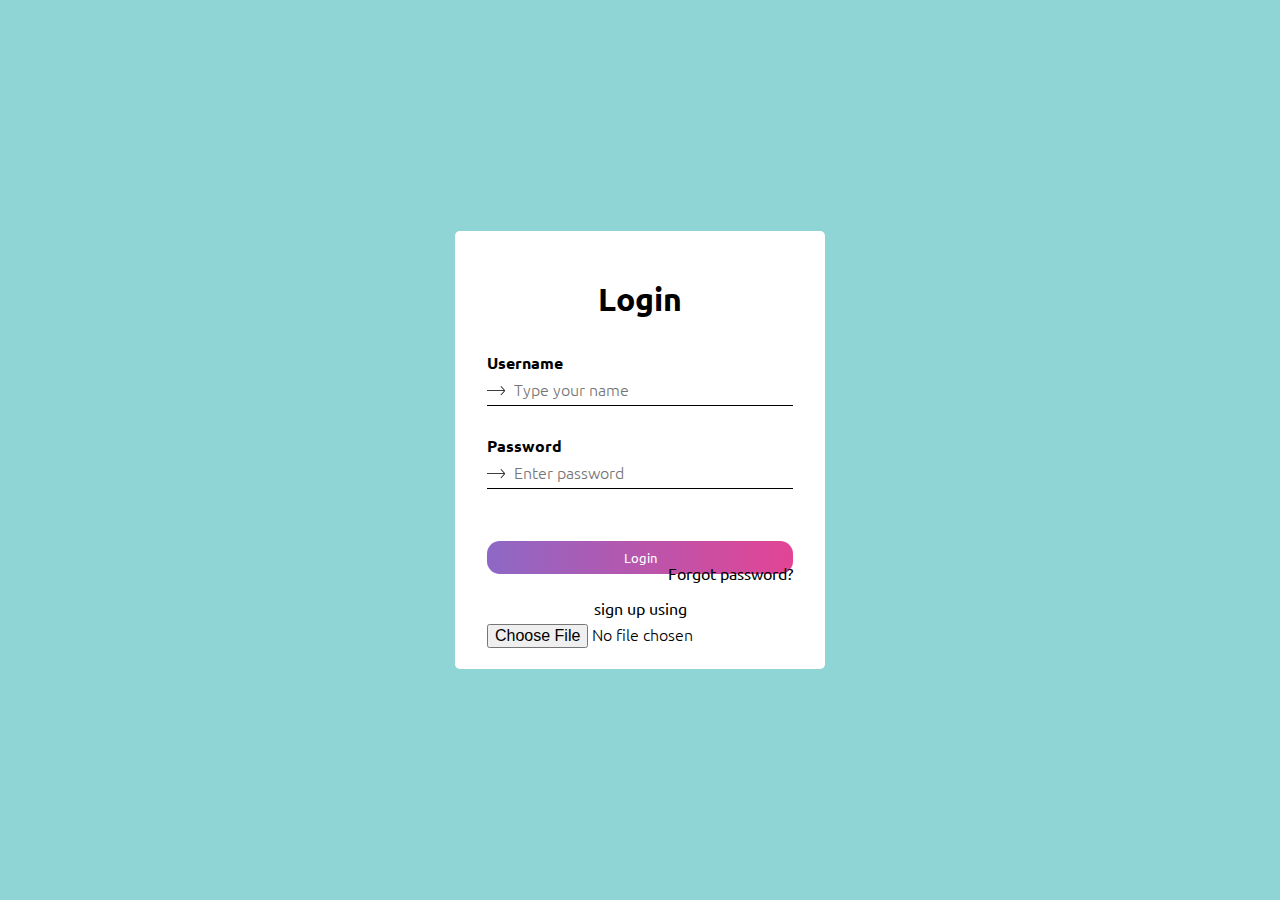
<file: 2 login page/index.html>
<!DOCTYPE html>
<html lang="en">
<head>
    <meta charset="UTF-8">
    <meta name="viewport" content="width=device-width, initial-scale=1.0">
    <title>Document</title>
    <link rel="stylesheet" href="style.css">
</head>
<body>
    <div class="container">
        <h2 class="heading">Login</h2>
        <form action=""> 
            <div class="user-input">
                <label for="name" class="username">Username</label>
                <div class="userarea"> 
                    <i><img src="arrow-right (4) 1.svg" alt=""></i>
                    <input type="text" name="name" id="name" placeholder="Type your name">
                </div>
       
            </div>

            <div class="user-input">
                <label for="password" class="username">Password</label>
                <div class="userarea"> 
                    <i><img src="arrow-right (4) 1.svg" alt=""></i>
                    <input type="password" name="password" id="password" placeholder="Enter password" minlength="8">
                </div>
       
            </div>
                <span class="forgot-btn">Forgot password?</span>
                <button class="login-btn">Login</button>
                <div class="form-bottom">
                    <p class="sign-up">sign up using </p>
                    </div>

                    <input type="file" name="your file name ">
                
        </form>
    </div>
</body>
</html>
</file>
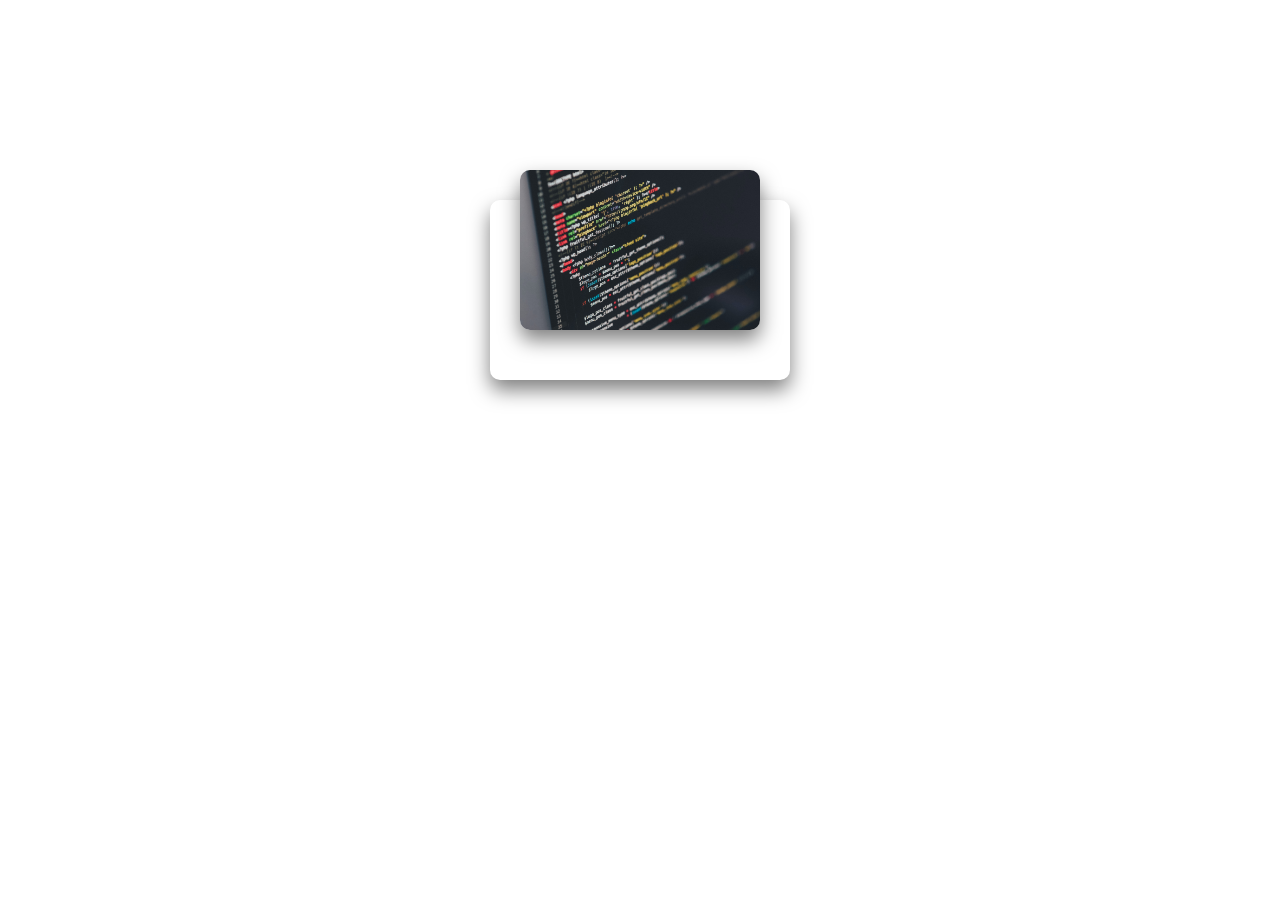
<file: carrd hover effect/index.html>
<!DOCTYPE html>
<html lang="en">
<head>
    <meta charset="UTF-8">
    <meta name="viewport" content="width=device-width, initial-scale=1.0">
    <title>Document</title>
    <link rel="stylesheet" href="style.css">
</head>
<body>
    <div class="container">
        <div class="box-img">
            <img src="code.jpg" alt="">
        </div>
        <div class="content">
            <h2>Smile</h2>
            <p>Lorem, ipsum. Lorem ipsum dolor sit amet consectetur adipisicing elit. Quae, quaerat.</p>
        </div>
    </div>
</body>
</html>
</file>
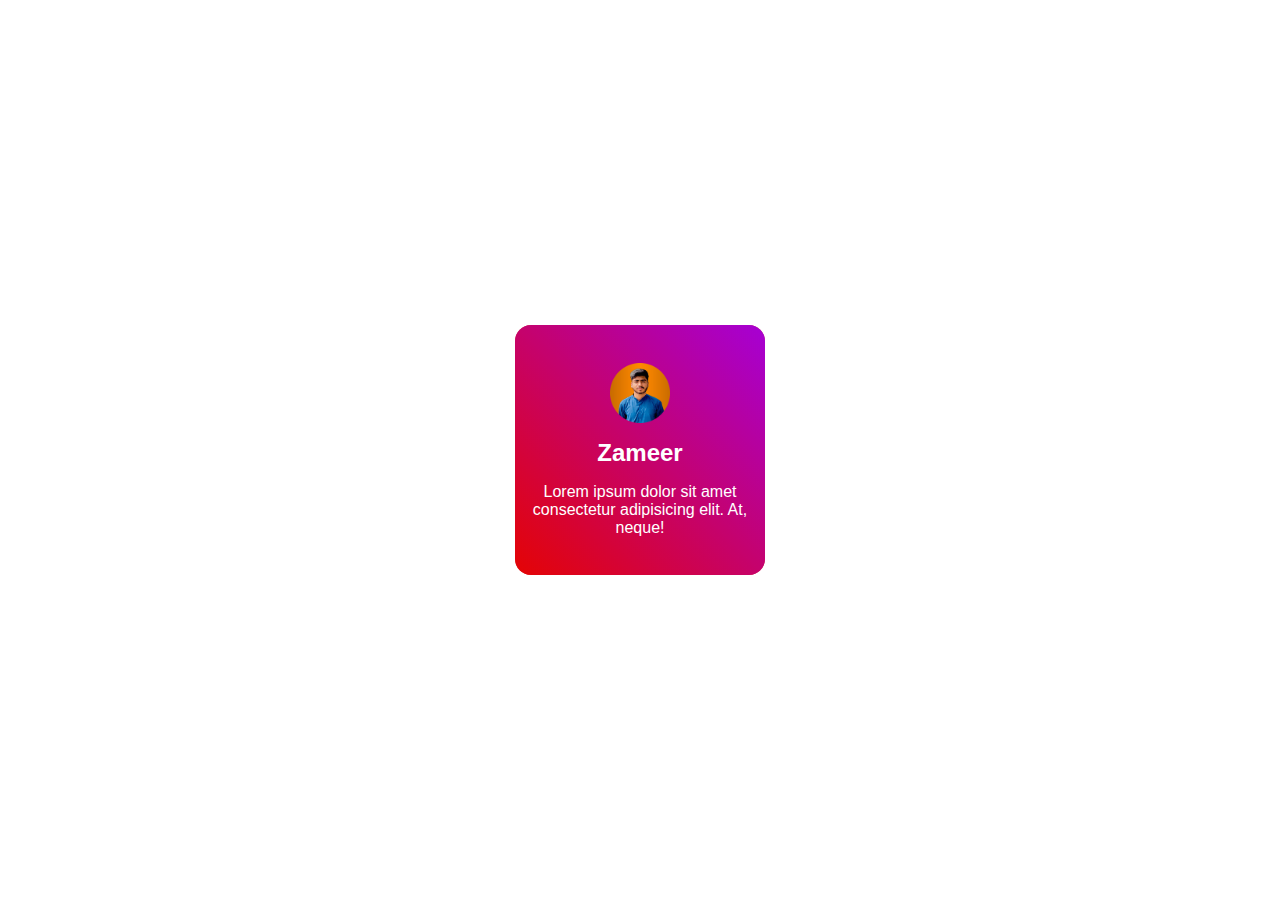
<file: fliping card effect/index.html>
<!DOCTYPE html>
<html lang="en">
<head>
    <meta charset="UTF-8">
    <meta name="viewport" content="width=device-width, initial-scale=1.0">
    <title>Document</title>
    <link rel="stylesheet" href="style.css">
</head>
<body>
    <div class="container">
        <div class="front-card">
            <img src="profile-pic (2).png" alt="">
            <h2>Zameer</h2>
            <p>Lorem ipsum dolor sit amet consectetur adipisicing elit. At, neque!</p>
        </div>

        <div class="back-card">
            <h2 class="back-light">Thank You!</h2>
                <p class="back-light"> Social Media Management </p>
                <p class="btn"><a class="back-light" href="#">Know More</a></p>
        </div>
    </div>
</body>
</html>
</file>
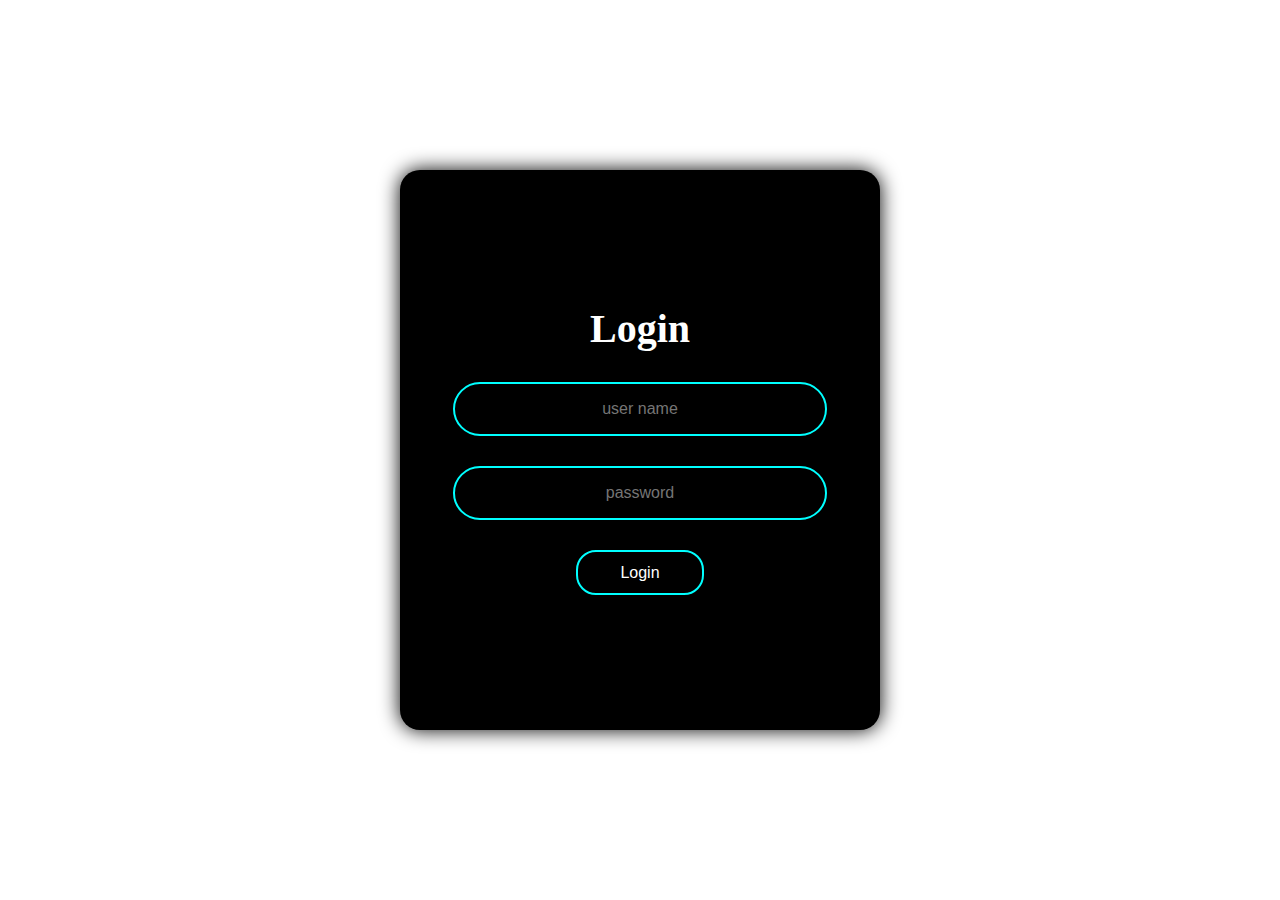
<file: login page/index.html>
<!DOCTYPE html>
<html lang="en">
<head>
    <meta charset="UTF-8">
    <meta name="viewport" content="width=device-width, initial-scale=1.0">
    <title>Document</title>
    <link rel="stylesheet" href="style.css">
</head>
<body>
    <div class="container">
        <h2>Login</h2>
        <input type="text" name="text" placeholder="user name" class="username">
        <input type="password" name="password" placeholder="password" class="password">
        <button>Login</button>
    </div>
</body>
</html>
</file>
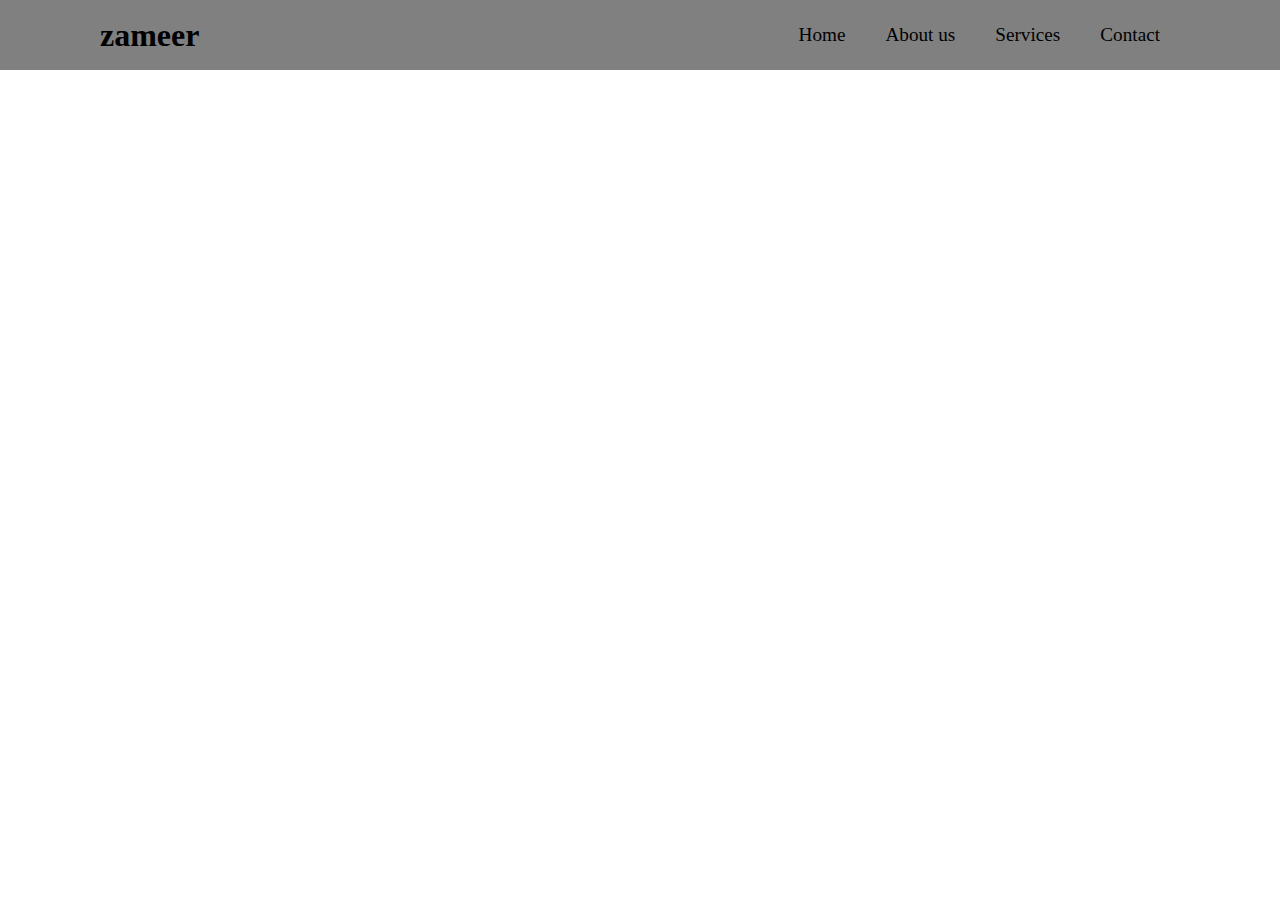
<file: navbar/index.html>
<!DOCTYPE html>
<html lang="en">
<head>
    <meta charset="UTF-8">
    <meta name="viewport" content="width=device-width, initial-scale=1.0">
    <title>Document</title>
    <link rel="stylesheet" href="style.css">
</head>
<body>
    <header class="navbar">
        <div class="nav-logo">
            <h1>zameer</h1>
        </div>

        <div class="nav-right">
            <input type="checkbox" id="check">
            <label for="check" class="checkbtn">
                <i class="fa fa-bars"><img src="information 1.svg" alt=""></i>
            </label>
            <ul class="nav-links">
                <li><a href="">Home</a></li>
                <li><a href="">About us</a></li>
                <li><a href="">Services</a></li>
                <li><a href="">Contact</a></li>
        </div>
    </header>
</body>
</html>
</file>
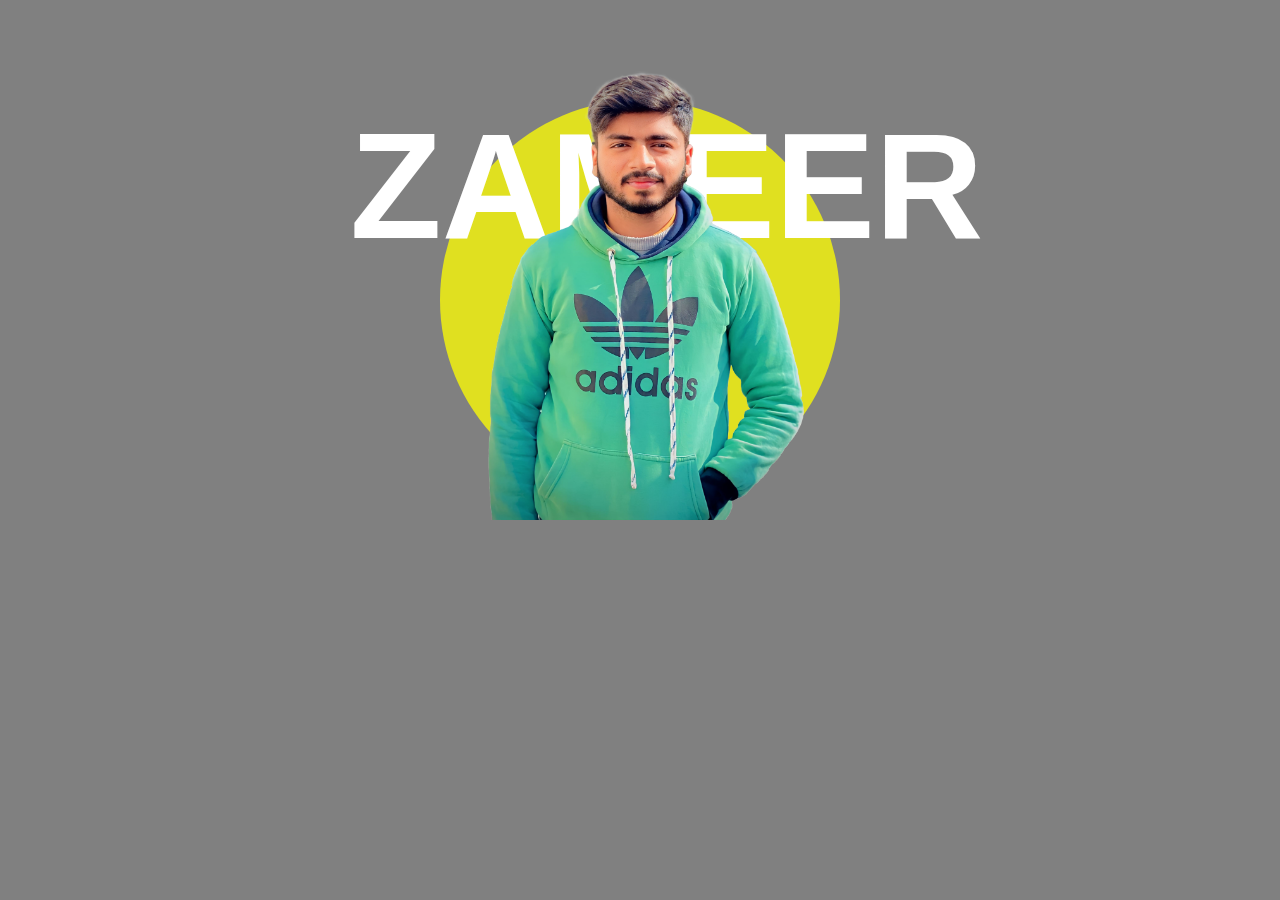
<file: New folder/index.html>
<!DOCTYPE html>
<html lang="en">
<head>
    <meta charset="UTF-8">
    <meta name="viewport" content="width=device-width, initial-scale=1.0">
    <title>Document</title>
    <link rel="stylesheet" href="style.css">
</head>
<body>
    <div class="container">
        <h2>ZAMEER</h2>
        <img src="zameer.png" alt="">
    </div>
</body>
</html>
</file>
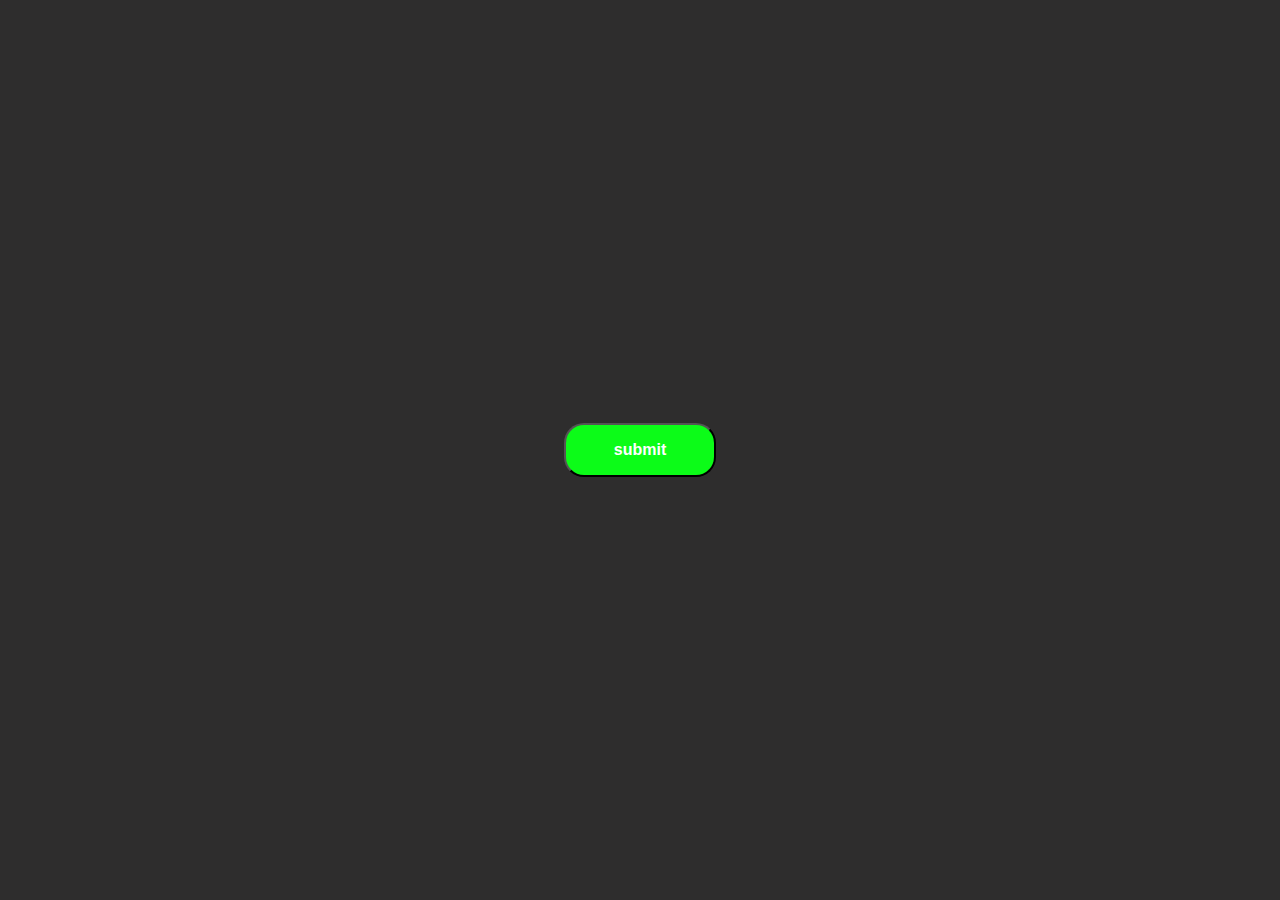
<file: popup box/index.html>
<!DOCTYPE html>
<html lang="en">
<head>
    <meta charset="UTF-8">
    <meta name="viewport" content="width=device-width, initial-scale=1.0">
    <title>Document</title>
    <link rel="stylesheet" href="style.css">
</head>
<body>
    <button id="submit">submit</button>
    <div class="pop-container">
        <h2>thank you </h2>
        <button id="close">Ok</button>
    </div>
</body>
<script src="script.js"></script>
</html>
</file>
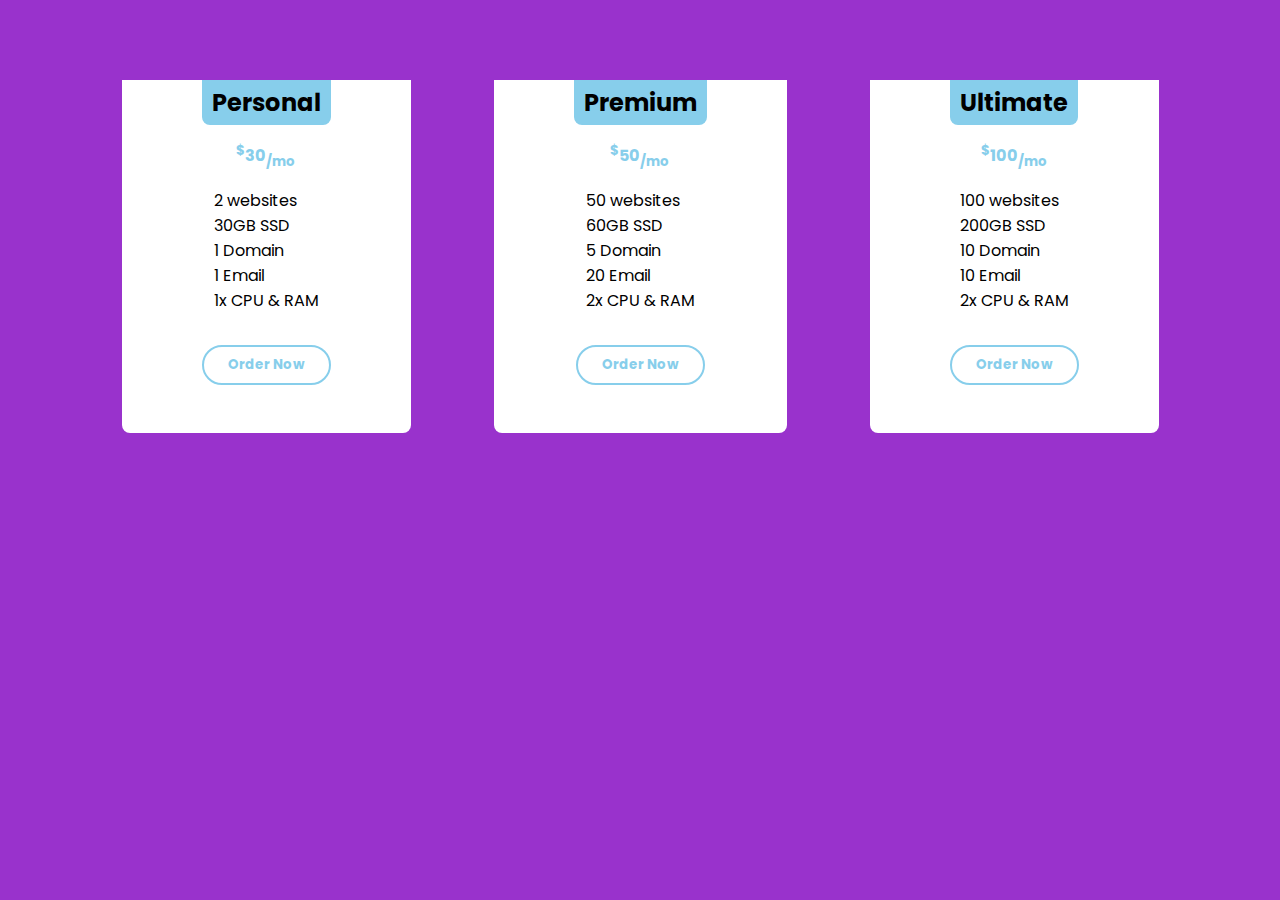
<file: pricing card/index.html>
<!DOCTYPE html>
<html lang="en">
<head>
    <meta charset="UTF-8">
    <meta name="viewport" content="width=device-width, initial-scale=1.0">
    <title>Document</title>
    <link rel="stylesheet" href="style.css">
</head>
<body>
    <div class="container">
        <div class="pricing-item">
            <h3 class="price-kit">Personal</h3>
            <p class="price"><sup>$</sup>30<sub>/mo</sub></p>
            <ul>
                <li>2 websites</li>
                <li>30GB SSD</li>
                <li>1 Domain</li>
                <li>1 Email</li>
                <li>1x CPU & RAM</li>
            </ul>
            <button class="odr-btn">Order Now</button>
        </div>

        <div class="pricing-item">
            <h3 class="price-kit">Premium</h3>
            <p class="price"><sup>$</sup>50<sub>/mo</sub></p>
            <ul>
                <li>50 websites</li>
                <li>60GB SSD</li>
                <li>5 Domain</li>
                <li>20 Email</li>
                <li>2x CPU & RAM</li>
            </ul>
            <button class="odr-btn">Order Now</button>
        </div>

        <div class="pricing-item">
            <h3 class="price-kit">Ultimate</h3>
            <p class="price"><sup>$</sup>100<sub>/mo</sub></p>
            <ul>
                <li>100 websites</li>
                <li>200GB SSD</li>
                <li>10 Domain</li>
                <li>10 Email</li>
                <li>2x CPU & RAM</li>
            </ul>
            <button class="odr-btn">Order Now</button>
        </div>
    </div>
</body>
</html>
</file>
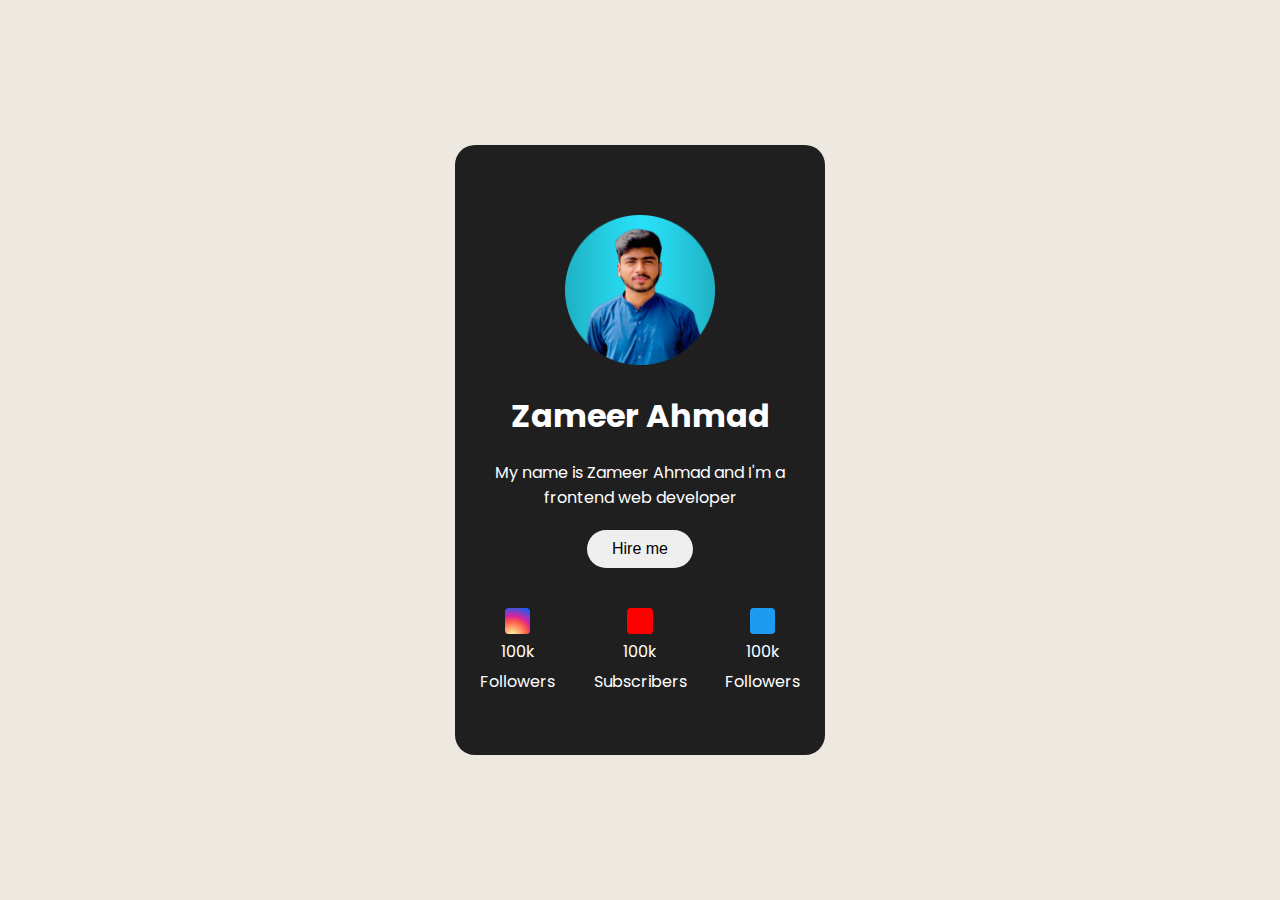
<file: user profile card/index.html>
<!DOCTYPE html>
<html lang="en">
<head>
    <meta charset="UTF-8">
    <meta name="viewport" content="width=device-width, initial-scale=1.0">
    <title>Document</title>
    <link rel="stylesheet" href="https://cdnjs.cloudflare.com/ajax/libs/font-awesome/6.2.1/css/all.min.css"
        integrity="sha512-MV7K8+y+gLIBoVD59lQIYicR65iaqukzvf/nwasF0nqhPay5w/9lJmVM2hMDcnK1OnMGCdVK+iQrJ7lzPJQd1w=="
        crossorigin="anonymous" referrerpolicy="no-referrer" />
    <link rel="stylesheet" href="style.css">
</head>
<body>
    <div class="container">
        <div class="top-navigation">
            <li>
                <i class="fa-solid fa-arrow-left"></i>
            </li>
            <ul>
                <i id="heart" class="fa-regular fa-heart"></i>
                <i class="fa-solid fa-bars"></i>
            </ul>
        </div>
        <div class="user-image">
            <img src="profile-pic (1).png" alt="">
        </div>
            <h2 class="user-name">Zameer Ahmad</h2>
            <p class="about-user">My name is Zameer Ahmad and I'm a frontend web developer</p>
            <button class="hire-me">Hire me </button>

            <div class="social-container">
                <div class="social-item">
                    <li class="instagram">
                        <i class="fa-brands fa-instagram"></i>
                    </li>
                    <span class="followers">100k</span>
                    <span class="followers">Followers</span>
                </div>
                <div class="social-item">
                    <li class="youtube">
                        <i class="fa-brands fa-youtube"></i>
                    </li>
                    <span class="subscribers">100k</span>
                    <span class="subscribers">Subscribers</span>
                </div>
                <div class="social-item">
                    <li class="twitter">
                        <i class="fa-brands fa-twitter"></i>
                    </li>
                    <span class="followers">100k</span>
                    <span class="followers">Followers</span>
                </div>
            </div>
        </div>
        </div>

      
    
</body>
<script src="script.js"></script>
</html>
</file>
<file: 2 login page/style.css>
@import url('https://fonts.googleapis.com/css2?family=Ubuntu:wght@300;500;700&display=swap');
*{
    padding: 0;
    margin: 0;
    box-sizing: border-box;
    font-family: 'Ubuntu', sans-serif;
}

body {
    width: 100%;
    height: 100vh;
    display: flex;
    align-items: center;
    justify-content: center;
    background-color:  #8fd5d5;
}

.container {
    background-color: white;
    display: flex;
    align-items: center;
    justify-content: center;
    flex-direction: column;
    padding: 1rem 2rem;
    border-radius: .3rem;
}

.container form{
    display: flex;
    justify-content: center;
    flex-direction: column;
    position: relative;
}

.heading{
    font-size: 2rem;
    margin: 2rem;
}

.container form input{
    font-weight: lighter;
    border: none;
    margin: 5px 0 5px 0px;
    font-size: 1rem;
}

input:focus{
    outline: none;
}

.container form .username{
    /* margin-bottom: 2rem; */
    font-weight: bold;
}

.container form i{
    position: relative;
    top: 5px;
    margin-right: 5px;
}

.userarea{
    margin-bottom: 1rem;
    border-bottom: 1px solid black;
}

.forgot-btn{
    position: absolute;
    right: 0rem;
    bottom: 70px;
    cursor: pointer;
    /* bottom: 0rem; */
    
}
.user-input{
    display: flex;
    flex-direction: column;
    padding-bottom: .8rem;
}
.form-bottom {
    display: flex;
    justify-content: center;
    align-items: center;
    flex-direction: column;
}

.login-btn{
    margin: 1.5rem 0;
    padding: .5rem 6rem;
    border: none;
    border-radius: 0.8rem;
    cursor: pointer;
    background: linear-gradient(to right, #8d68c5, #e34494);
    /* margin-top: 2rem;/ */
    /* margin-bottom: 3rem; */
    color: #fff;
    transition: all .3s ease-in-out;
}

.login-btn:hover{
    transform: scale(1.01);
    box-shadow: 0rem .3rem 1rem 0rem rgb(95, 93, 93);
}
</file>
<file: carrd hover effect/style.css>
*{
    padding: 0;
    margin: 0;
    box-sizing: border-box;
    font-family: sans-serif,;
}

body{
    display: flex;
    align-items: center;
    justify-content: center;
    padding-top: 200px;
}

.container{
    background-color: aqua;
    height: 180px;
    width: 300px;
    position: relative;
    border-radius: 10px;
    box-shadow: 0 10px 20px rgba(0, 0, 0, 0.5);
    padding: 30px;
    transition: .3s;
    background-color: #fff;
    cursor: pointer;
}

.container:hover{
    height: 300px;
}

.content{
    text-align: center;
    transition: .3s;
    transform: translateY(-180px);
    opacity: 0;
}

.container:hover .content{
    /* transition: .3s; */
    transform: translateY(-100px);
    opacity: 1;
}

.content h2{
    font-size: 2rem ;
    font-weight: bold;
    margin-bottom: .5rem;
}
.box-img{
    position: relative;
    width: 100%;
    height: 100%;
    z-index: 99;

}

.box-img img{
    width: 100%;
    border-radius: 10px;
    box-shadow: 0 10px 20px rgba(0, 0, 0, 0.5);
    transform: translateY(-60px);
}
</file>
<file: fliping card effect/style.css>
*{
    padding: 0;
    margin: 0;
    box-sizing: border-box;
    font-family: sans-serif;
}

body{
    height: 100vh;
    width: 100%;
    display: flex;
    align-items: center;
    justify-content: center;
}

.container{
    height: 250px;
    width: 250px;
    padding: 10px;
    text-align: center;
    background-color: rgb(228, 98, 98);
    position: relative;
    align-items: center;
    justify-content: center;
    display: flex;
    transform-style: preserve-3d;
    border-radius: 1rem;
    transition: all .5s ease;

}
.container:hover{
    transform: rotateY(180deg);
}

.front-card{
    height: 100%;
    width: 100%;
    display: flex;
    align-items: center;
    justify-content: center;
    flex-direction: column;
    position: absolute;
    backface-visibility: hidden;
    background-image: linear-gradient(to top right, rgb(228, 4, 4), rgb(166, 0, 212));
    padding: 5px;
    border-radius: 1rem;
}

.front-card img{
    width: 25%;
    margin-bottom: 1rem;
}

 h2{
    color: white;
    font-weight: bold;
    margin-bottom: 1rem;
    text-transform: capitalize;
}

p{
    color: white;
}

.back-card {
    width: 100%;
    height: 100%;
    position: absolute;
    border-radius: 1rem;
    backface-visibility: hidden;
    transform: rotateY(180deg);
    background-color: rgb(239, 15, 15);
    display: flex;
    flex-direction: column;
    justify-content: center;
    align-items: center;
    text-align: center;
}

.btn {
    margin-top: 1rem;

}

a{
    text-decoration: none;
    color: black;
    cursor: pointer;
    /* margin-top: 1rem; */
    font-size: 18px;
    font-weight: bold;
    text-transform: uppercase;
    /* padding-top: 10px; */
}

.back-light {
    color: #fff;
}
</file>
<file: login page/style.css>
*{
    padding: 0;
    margin: 0;
    box-sizing: border-box;
}

body{
    display: flex;
    justify-content: center;
    align-items: center;
    height: 100vh;
}

.container{
    height: 35rem;
    width: 30rem;
    display: flex;
    flex-direction: column;
    background-color: black;
    align-items: center;
    justify-content: center;
    box-shadow: 0px 0px 20px 0px black;
    border-radius: 20px;
    color: white;
    padding: 5rem 2rem;
    gap: 30px;
}

.container h2{
    font-size: 2.5rem;
}

.username, .password{
    text-align: center;
    border: 2px solid cyan;
    border-radius: 50px;
    width: 90%;
    padding: 1rem .5rem;
    background: transparent;
    color: white;
    font-size: 1rem;
    outline: none;
    transition: all .2s ease-in-out;

}

button{
    font-size: 1rem;
    width: 8rem;
    padding: .7rem .5rem;
    background: transparent;
    border: 2px solid cyan;
    color: white;
    border-radius: 20px;
    transition: all 1s;
    cursor:pointer;

}

button:hover{
    background-color: cyan;
    color: black;
    transform: translateY(-.3rem);
}

.username:focus,.password:focus{
    animation: colorchange 10s infinite;
    width: 95%;
}

@keyframes colorchange{
    0% {
        border-color: green;
        color: green;
    }

    10% {
        border-color: yellow;
        color: yellow;

    }

    20% {
        border-color: hotpink;
        color: hotpink;
    }

    30% {
        border-color: red;
        color: red;
    }

    40% {
        border-color: purple;
        color: purple;
    }

    50% {
        border-color: yellow;
        color: yellow;

    }

    60% {
        border-color: cyan;
        color: cyan;
    }

    70% {
        border-color: skyblue;
        color: skyblue;
    }

    80% {
        border-color: pink;
        color: pink;
    }

    90% {
        border-color: red;
        color: red;
    }

    100% {
        border-color: yellow;
        color: yellow;
    }
}
</file>
<file: navbar/style.css>
*{
    padding: 0;
    margin: 0;
}

.navbar{
    height: 70px;
    /* width: 100%; */
    padding: 0 100px;
    display: flex;
    justify-content: space-between;
    align-items: center;
    background-color: gray
}

.nav-logo{
    font-size: 1rem;
    cursor: pointer;
}

.nav-right ul{
    display: flex;
    justify-content: center;
    align-items: center;
    list-style: none;
}

.nav-right ul li a{
    padding: 10px 20px; 
    font-size: 1.2rem;
    text-decoration: none;
    color: black;
    transition: all .5s;
}

.nav-right ul li a:hover{
    background-color: black;
    border-radius: 7px;
    color: white;
}

#check{
    display: none;
}

.checkbtn{
    cursor: pointer;
    font-size: 30px;
    display: none;
    /* padding: 15px 0 0 50px; */
    /* margin-left: 100px; */
}

@media screen and (max-width: 768px){
    .navbar{
        padding: 0 50px;
    }
    .nav-links{
        display: flex;
        /* padding: 0; */
        text-align: center;
        flex-direction: column;
        width: 100%;
        height: 70vh;
        position: fixed;
        top: 70px;
        left: 100%;
        font-weight: 700;
        gap: 30px;
        background-color: gray;
        transition: all 1s;
    }

    #check{
        display: none;
    }
    .checkbtn{
        display: block;
    }

    #check:checked~ul{
        left: 0%;
    }
}
</file>
<file: New folder/style.css>
*{
    padding: 0;
    margin: 0;
    box-sizing: border-box;
    font-family: sans-serif;
}

body{
    height: 100%;
    width: 100%;
    display: flex;
    align-items: center;
    justify-content: center;
    padding-top: 100px;
    background-color: gray;
}

.container{
    height: 25rem;
    width: 25rem;
    background-color: rgba(255, 255, 0, 0.753);
    border-radius: 50%;
    z-index: -2;
    position: relative;
}
h2{
    color: white;
    text-align: center;
    font-size: 150px;
    letter-spacing: 0px;
    /* color: white; */
    position: absolute;
    top: 0px;
    left: -90px;
    z-index: -1;
}

.container img{
    position: absolute;
    top: -60PX;
    left: -30px;
    height: 30rem;
    width: 30rem;
    z-index: 99;
}

.container::after{
    content: '';
    color: orange;
    height: 20rem;
    width: 20rem;
    position: relative
    ;

}
</file>
<file: popup box/style.css>
*{
    padding: 0;
    margin: 0;
    box-sizing: border-box;
}

body{
    height: 100vh;
    width: 100%;
    display: flex;
    align-items: center;
    justify-content: center;
    background-color: rgb(46, 45, 45);
}

#submit{
    padding: 1rem 3rem;
    border-radius: 20px;
    background-color: rgb(12, 252, 24);
    color: white;
    font-size: 1rem;
    font-weight: bold;
    cursor: pointer;
}

#submit:hover{
    background-color: rgb(32, 236, 42);

}

.pop-container{
    padding: 1rem 1rem;
    width: 15rem;
    height: 10rem;
    text-align: center;
    position: absolute;
    border: 2px solid;
    top: -10%;
    visibility: hidden;
    transform: scale(0.1);
    background-color: #fff;
    border-radius: 1rem;
    transition: all .2s linear;
}

.popup-active {
    top: 30%;
    visibility: visible;
    transform: scale(1.1);
}

h2{
    font-size: 2rem;
    margin-bottom: 2rem;
    text-transform: uppercase;
}


#close{
    padding: .5rem 5rem;
    border-radius: 20px;
    background-color: rgb(245, 73, 73);
    color: white;
    font-size: 1rem;
    font-weight: bold;
    cursor: pointer;
}

#close:hover{
    color: rgb(245, 73, 73);
    background-color: rgb(234, 183, 183);

}

#submit:focus{
    transform: scale(0.9);
}
</file>
<file: pricing card/style.css>
@import url('https://fonts.googleapis.com/css2?family=Poppins:wght@300&display=swap');
*{
    padding: 0;
    margin: 0;
    box-sizing: border-box;
    font-family: 'Poppins', sans-serif;
}

body{
    background-color: darkorchid;
}

.container{
    display: flex;
    justify-content: space-around;
    flex-wrap: wrap;
    padding: 5rem;
}

.pricing-item{
    display: flex;
    flex-direction: column;
    align-items: center;
    justify-content: center;
    padding: 0 5rem 3rem 5rem;
    background-color: white;
    margin: 0 1rem;
    overflow: hidden;
    cursor: pointer;
    transition: .2s all linear;
    margin-bottom: 2rem;
    border-radius: 0 0 0.5rem 0.5rem;
    /* list-style: none; */
}

.pricing-item:hover{
    transform: scale(1.01);
    box-shadow: 0 1rem 1rem 0rem #753a93;
}

.pricing-item li{
    list-style: none;
    line-height: 25px;
}

.price-kit{
    background-color: skyblue;
    padding: 5px 10px;
    border-radius: 0 0 0.5rem 0.5rem;
    font-size: 1.5rem;
}

.price{
    color: skyblue;
    margin: 1rem 0;
    font-weight: bold;

}

.pricing-item:hover .price-kit{
    box-shadow: 0 0 0 50rem skyblue;
}

.pricing-item:hover .price{
    color: black;
    transition: .4s linear;
}

.pricing-item:hover .odr-btn{
    background-color: skyblue;
    color: white;
    font-weight: bold;
    border-color: white;
}


.odr-btn{
    padding: .5rem 1.5rem;
    background: transparent;
    color: skyblue;
    border: 2px solid skyblue; 
    border-radius: 20px;
    margin-top: 2rem;
    cursor: pointer;
    font-weight: bold;
    transition: all .5s ease-in-out;
}

.odr-btn:hover{
    background-color: skyblue;
    color: white;
    font-weight: bold;
    border-color: white;
    transform: scale(1.02);
    box-shadow: 0 .3rem .3rem 0rem rgb(70, 69, 69);
}
</file>
<file: user profile card/style.css>
@import url('https://fonts.googleapis.com/css2?family=Poppins:wght@300&display=swap');
*{
    padding: 0;
    margin: 0;
}

body{
    display: flex;
    align-items: center;
    justify-content: center;
    box-sizing: border-box;
    background-color: rgb(237, 233, 224);
    width: 100%;
    height: 100vh;
    font-family: 'Poppins', sans-serif;
}

.container{
    height: 35rem;
    width: 20rem;
    display: flex;
    align-items: center;
    flex-direction: column;
     background-color: rgb(31, 31, 32);
     color: white;
     border-radius: 20px;
     padding: 25px;
     margin: 25px;
}

.top-navigation{
    display: flex;
    /* align-items: center; */
    justify-content: space-between;
    list-style: none;
    width: 100%;

}

.top-navigation ul i {
    margin-left: 10px;
}
.user-image img{
    height: 150px;
    width: 150px;
    margin-top: 20px;
}

.user-name{
    font-size: 2rem;
}

.about-user,.user-name{
    text-align: center;
    margin-top: 20px;
}

.hire-me{
    padding: 10px 25px;
    border-radius: 20px;
    /* outline: none; */
    display: block;
    border: none;
    font-size: 1rem;
    margin: 20px auto;
    transition: all .5s;

}

.hire-me:hover{
    transform: translateY(-5px);
    /* background-color: radial-gradient(circle at 100% 107%, #fdf497 0%, #fdf497 5%#fd5949 45%, #d6249f 60%, #285aeb 90%); */
    background-color: cyan;
}

.social-container{
    display: flex;
    align-items: center;
    flex-wrap: wrap;
    justify-content: space-between;
    width: 100%;
    padding: 0px 50px;
    margin-top: 20px;
}

.social-item{
    display: flex;
    align-items: center;
    flex-direction: column;
    justify-content: center;
    font-size: 1rem;
    gap: 5px;
    list-style: none;
}
.social-item li {
    list-style: none;
    padding: 0.8rem;
    border-radius: 15%;
}

.instagram{
    background: radial-gradient(circle at 30% 107%, #fdf497 0%, #fdf497 5%, #fd5949 45%, #d6249f 60%, #285aeb 90%);
}

.youtube{
    background-color: #ff0000;
}

.twitter{
    background-color: #1D9BF0;
}

.social-item i{
    font-size: 2rem;
}
</file>
